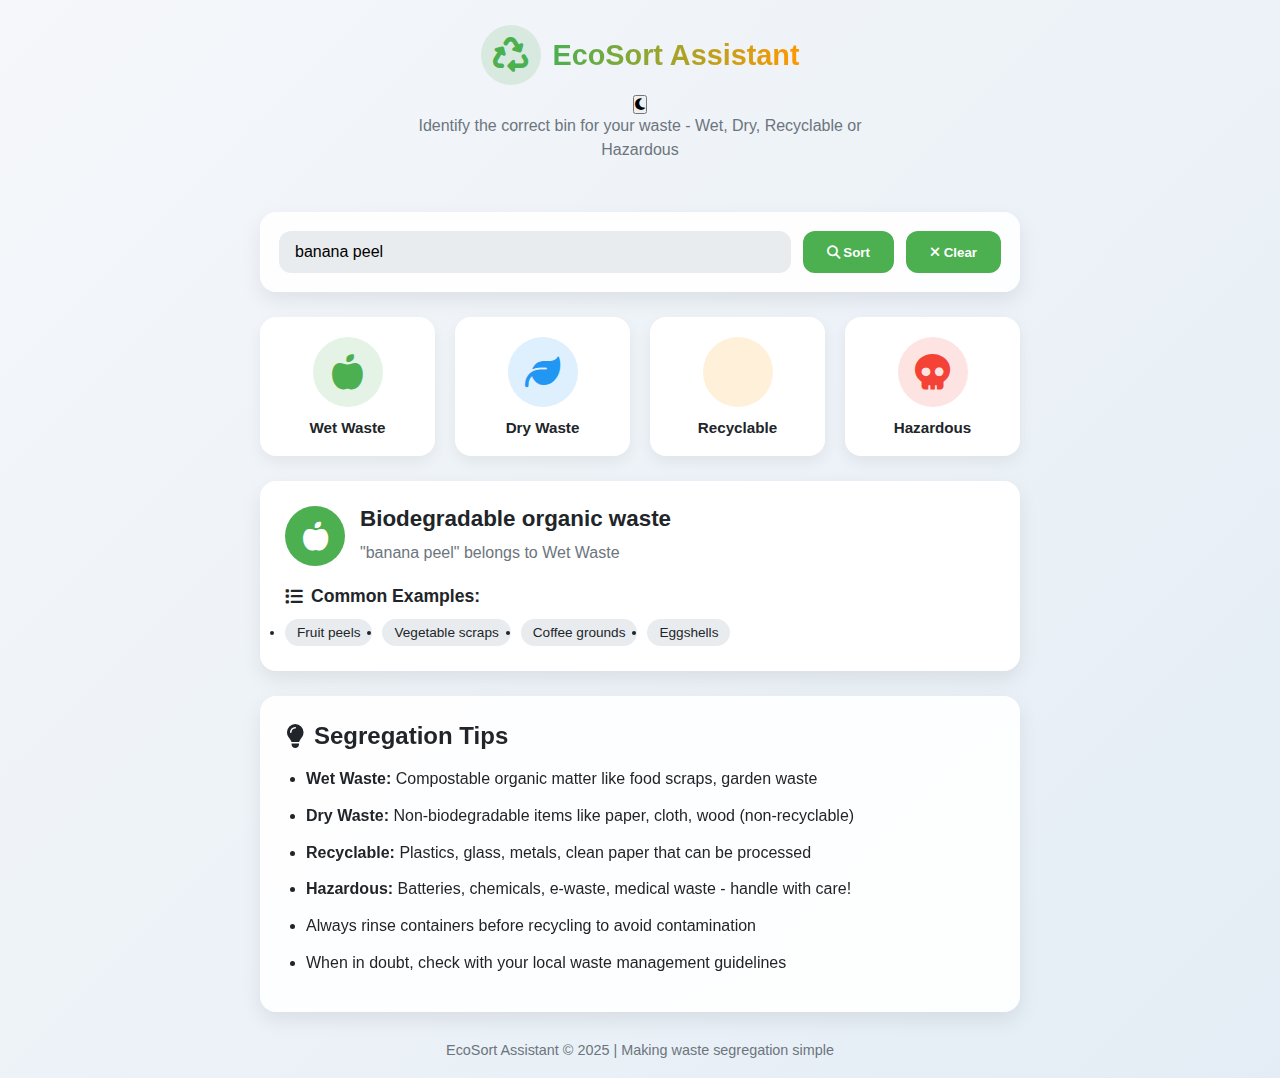
<file: index.html>
<!DOCTYPE html>
<html lang="en">
<head>
    <meta charset="UTF-8">
    <meta name="viewport" content="width=device-width, initial-scale=1.0">
    <title>EcoSort - Waste Segregation Helper</title>
    <link rel="stylesheet" href="https://cdnjs.cloudflare.com/ajax/libs/font-awesome/6.4.0/css/all.min.css">
    <link rel="stylesheet" href="style.css">
</head>
<body>
    <div class="container">
        <header>
            <div class="logo">
                <i class="fas fa-recycle"></i>
                <h1>EcoSort Assistant</h1>
            </div>
            <button id="darkModeToggle"><i class="fas fa-moon"></i></button>
            <p class="subtitle">Identify the correct bin for your waste - Wet, Dry, Recyclable or Hazardous</p>
        </header>

        <div class="search-container">
            <input type="text" id="searchInput" placeholder="Enter an item (e.g. banana peel, plastic bottle, battery)">
            <button id="searchBtn"><i class="fas fa-search"></i> Sort</button>
            <button id="clearBtn"><i class="fas fa-times"></i> Clear</button>
        </div>

        <div class="categories">
            <div class="category wet" data-category="wet">
                <i class="fas fa-apple-alt"></i>
                <h3>Wet Waste</h3>
            </div>
            <div class="category dry" data-category="dry">
                <i class="fas fa-leaf"></i>
                <h3>Dry Waste</h3>
            </div>
            <div class="category recyclable" data-category="recyclable">
                <i class="fas fa-bottle"></i>
                <h3>Recyclable</h3>
            </div>
            <div class="category hazardous" data-category="hazardous">
                <i class="fas fa-skull"></i>
                <h3>Hazardous</h3>
            </div>
        </div>

        <div class="result-container" id="resultContainer">
            <div class="result-header">
                <div class="result-icon" id="resultIcon">
                    <i class="fas fa-apple-alt"></i>
                </div>
                <div class="result-content">
                    <h2 id="resultTitle">Wet Waste</h2>
                    <p id="resultDescription">Biodegradable organic waste that decomposes quickly</p>
                </div>
            </div>
            <div class="examples">
                <h3><i class="fas fa-list"></i> Common Examples:</h3>
                <ul id="examplesList">
                    <li>Banana Peel</li>
                    <li>Vegetable Scraps</li>
                    <li>Tea Bags</li>
                </ul>
            </div>
        </div>

        <div class="tips">
            <h2><i class="fas fa-lightbulb"></i> Segregation Tips</h2>
            <ul>
                <li><strong>Wet Waste:</strong> Compostable organic matter like food scraps, garden waste</li>
                <li><strong>Dry Waste:</strong> Non-biodegradable items like paper, cloth, wood (non-recyclable)</li>
                <li><strong>Recyclable:</strong> Plastics, glass, metals, clean paper that can be processed</li>
                <li><strong>Hazardous:</strong> Batteries, chemicals, e-waste, medical waste - handle with care!</li>
                <li>Always rinse containers before recycling to avoid contamination</li>
                <li>When in doubt, check with your local waste management guidelines</li>
            </ul>
        </div>

        <footer>
            <p>EcoSort Assistant &copy; 2025 | Making waste segregation simple</p>
        </footer>
    </div>

    <script src="script.js"></script>
</body>
</html>
</file>
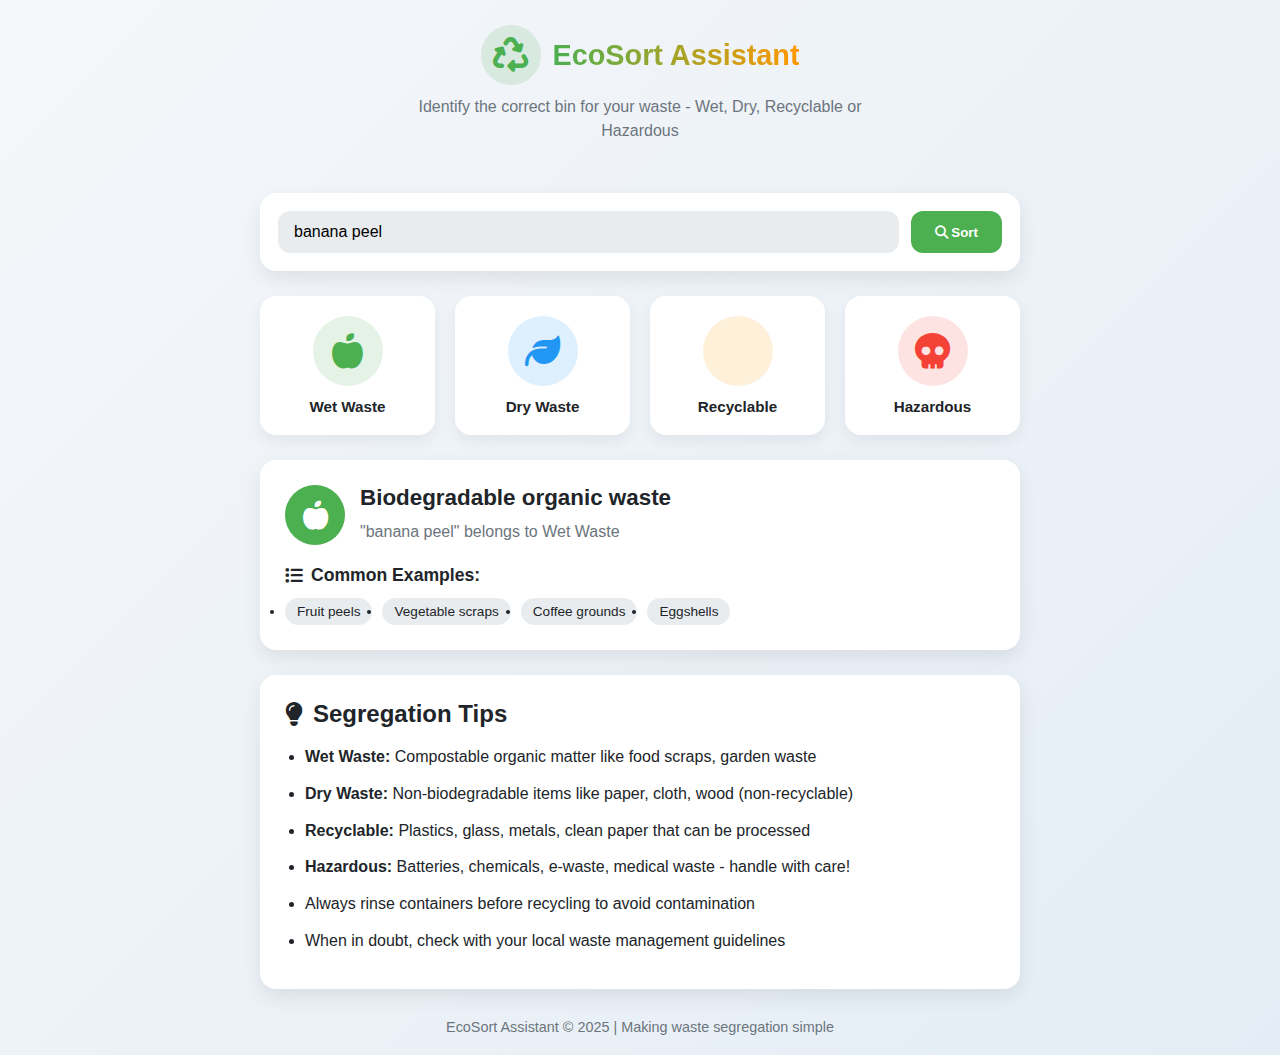
<file: mini-project-for-colg/index.html>
<!DOCTYPE html>
<html lang="en">
<head>
    <meta charset="UTF-8">
    <meta name="viewport" content="width=device-width, initial-scale=1.0">
    <title>EcoSort - Waste Segregation Helper</title>
    <link rel="stylesheet" href="https://cdnjs.cloudflare.com/ajax/libs/font-awesome/6.4.0/css/all.min.css">
    <style>
        * {
            margin: 0;
            padding: 0;
            box-sizing: border-box;
            font-family: 'Segoe UI', Tahoma, Geneva, Verdana, sans-serif;
        }

        :root {
            --wet: #4CAF50;
            --dry: #2196F3;
            --recyclable: #FF9800;
            --hazardous: #F44336;
            --light: #f8f9fa;
            --dark: #212529;
            --gray: #6c757d;
            --light-gray: #e9ecef;
        }

        body {
            background: linear-gradient(135deg, #f5f7fa 0%, #e4edf5 100%);
            color: var(--dark);
            min-height: 100vh;
            padding-bottom: 20px;
        }

        .container {
            max-width: 800px;
            margin: 0 auto;
            padding: 0 20px;
        }

        header {
            text-align: center;
            padding: 25px 0;
            position: relative;
        }

        .logo {
            display: flex;
            align-items: center;
            justify-content: center;
            gap: 12px;
            margin-bottom: 10px;
        }

        .logo i {
            font-size: 2.2rem;
            color: var(--wet);
            background: rgba(76, 175, 80, 0.15);
            width: 60px;
            height: 60px;
            border-radius: 50%;
            display: flex;
            align-items: center;
            justify-content: center;
        }

        .logo h1 {
            font-size: 1.8rem;
            font-weight: 700;
            background: linear-gradient(90deg, var(--wet), var(--recyclable));
            -webkit-background-clip: text;
            background-clip: text;
            color: transparent;
        }

        .subtitle {
            color: var(--gray);
            font-size: 1rem;
            max-width: 500px;
            margin: 0 auto;
            line-height: 1.5;
        }

        .search-container {
            background: white;
            border-radius: 16px;
            padding: 18px;
            box-shadow: 0 8px 20px rgba(0, 0, 0, 0.08);
            margin: 25px 0;
            display: flex;
            gap: 12px;
        }

        .search-container input {
            flex: 1;
            border: none;
            outline: none;
            font-size: 1rem;
            padding: 12px 16px;
            border-radius: 12px;
            background: var(--light-gray);
        }

        .search-container input::placeholder {
            color: var(--gray);
        }

        .search-container button {
            background: var(--wet);
            color: white;
            border: none;
            border-radius: 12px;
            padding: 0 24px;
            font-weight: 600;
            cursor: pointer;
            transition: all 0.3s ease;
        }

        .search-container button:hover {
            background: #3d8b40;
            transform: translateY(-2px);
        }

        .categories {
            display: grid;
            grid-template-columns: repeat(auto-fit, minmax(120px, 1fr));
            gap: 20px;
            margin: 25px 0;
        }

        .category {
            background: white;
            border-radius: 16px;
            padding: 20px 15px;
            text-align: center;
            box-shadow: 0 6px 15px rgba(0, 0, 0, 0.06);
            cursor: pointer;
            transition: all 0.3s ease;
        }

        .category:hover {
            transform: translateY(-5px);
            box-shadow: 0 10px 25px rgba(0, 0, 0, 0.1);
        }

        .category i {
            font-size: 2.2rem;
            margin-bottom: 12px;
            width: 70px;
            height: 70px;
            border-radius: 50%;
            display: flex;
            align-items: center;
            justify-content: center;
            margin: 0 auto 12px;
        }

        .category.wet i {
            background: rgba(76, 175, 80, 0.15);
            color: var(--wet);
        }

        .category.dry i {
            background: rgba(33, 150, 243, 0.15);
            color: var(--dry);
        }

        .category.recyclable i {
            background: rgba(255, 152, 0, 0.15);
            color: var(--recyclable);
        }

        .category.hazardous i {
            background: rgba(244, 67, 54, 0.15);
            color: var(--hazardous);
        }

        .category h3 {
            font-size: 0.95rem;
            font-weight: 600;
        }

        .result-container {
            background: white;
            border-radius: 16px;
            padding: 25px;
            box-shadow: 0 8px 20px rgba(0, 0, 0, 0.08);
            margin-top: 25px;
            display: none;
        }

        .result-header {
            display: flex;
            align-items: center;
            gap: 15px;
            margin-bottom: 20px;
        }

        .result-icon {
            width: 60px;
            height: 60px;
            border-radius: 50%;
            display: flex;
            align-items: center;
            justify-content: center;
            font-size: 1.8rem;
            color: white;
        }

        .wet .result-icon {
            background: var(--wet);
        }

        .dry .result-icon {
            background: var(--dry);
        }

        .recyclable .result-icon {
            background: var(--recyclable);
        }

        .hazardous .result-icon {
            background: var(--hazardous);
        }

        .result-content h2 {
            font-size: 1.4rem;
            margin-bottom: 8px;
        }

        .result-content p {
            color: var(--gray);
            line-height: 1.6;
        }

        .examples {
            margin-top: 20px;
        }

        .examples h3 {
            margin-bottom: 12px;
            font-size: 1.1rem;
            display: flex;
            align-items: center;
            gap: 8px;
        }

        .examples ul {
            display: flex;
            flex-wrap: wrap;
            gap: 10px;
        }

        .examples li {
            background: var(--light-gray);
            padding: 6px 12px;
            border-radius: 20px;
            font-size: 0.85rem;
        }

        .tips {
            background: white;
            border-radius: 16px;
            padding: 25px;
            box-shadow: 0 8px 20px rgba(0, 0, 0, 0.08);
            margin-top: 25px;
        }

        .tips h2 {
            margin-bottom: 15px;
            display: flex;
            align-items: center;
            gap: 10px;
        }

        .tips ul {
            padding-left: 20px;
            line-height: 1.8;
        }

        .tips li {
            margin-bottom: 8px;
        }

        footer {
            text-align: center;
            margin-top: 30px;
            color: var(--gray);
            font-size: 0.9rem;
        }

        /* Responsive adjustments */
        @media (max-width: 600px) {
            .logo h1 {
                font-size: 1.5rem;
            }
            
            .search-container {
                flex-direction: column;
            }
            
            .search-container button {
                padding: 12px;
            }
            
            .categories {
                grid-template-columns: repeat(2, 1fr);
            }
        }

        @media (max-width: 400px) {
            .categories {
                grid-template-columns: 1fr;
            }
            
            .logo {
                flex-direction: column;
            }
        }
    </style>
</head>
<body>
    <div class="container">
        <header>
            <div class="logo">
                <i class="fas fa-recycle"></i>
                <h1>EcoSort Assistant</h1>
            </div>
            <p class="subtitle">Identify the correct bin for your waste - Wet, Dry, Recyclable or Hazardous</p>
        </header>

        <div class="search-container">
            <input type="text" id="searchInput" placeholder="Enter an item (e.g. banana peel, plastic bottle, battery)">
            <button id="searchBtn"><i class="fas fa-search"></i> Sort</button>
        </div>

        <div class="categories">
            <div class="category wet" data-category="wet">
                <i class="fas fa-apple-alt"></i>
                <h3>Wet Waste</h3>
            </div>
            <div class="category dry" data-category="dry">
                <i class="fas fa-leaf"></i>
                <h3>Dry Waste</h3>
            </div>
            <div class="category recyclable" data-category="recyclable">
                <i class="fas fa-bottle"></i>
                <h3>Recyclable</h3>
            </div>
            <div class="category hazardous" data-category="hazardous">
                <i class="fas fa-skull"></i>
                <h3>Hazardous</h3>
            </div>
        </div>

        <div class="result-container" id="resultContainer">
            <div class="result-header">
                <div class="result-icon" id="resultIcon">
                    <i class="fas fa-apple-alt"></i>
                </div>
                <div class="result-content">
                    <h2 id="resultTitle">Wet Waste</h2>
                    <p id="resultDescription">Biodegradable organic waste that decomposes quickly</p>
                </div>
            </div>
            <div class="examples">
                <h3><i class="fas fa-list"></i> Common Examples:</h3>
                <ul id="examplesList">
                    <li>Banana Peel</li>
                    <li>Vegetable Scraps</li>
                    <li>Tea Bags</li>
                </ul>
            </div>
        </div>

        <div class="tips">
            <h2><i class="fas fa-lightbulb"></i> Segregation Tips</h2>
            <ul>
                <li><strong>Wet Waste:</strong> Compostable organic matter like food scraps, garden waste</li>
                <li><strong>Dry Waste:</strong> Non-biodegradable items like paper, cloth, wood (non-recyclable)</li>
                <li><strong>Recyclable:</strong> Plastics, glass, metals, clean paper that can be processed</li>
                <li><strong>Hazardous:</strong> Batteries, chemicals, e-waste, medical waste - handle with care!</li>
                <li>Always rinse containers before recycling to avoid contamination</li>
                <li>When in doubt, check with your local waste management guidelines</li>
            </ul>
        </div>

        <footer>
            <p>EcoSort Assistant &copy; 2025 | Making waste segregation simple</p>
        </footer>
    </div>

    <script>
        // Waste database
        const wasteDatabase = {
            // Wet waste
            "banana peel": { category: "wet", description: "Biodegradable organic waste", examples: ["Fruit peels", "Vegetable scraps", "Coffee grounds", "Eggshells"] },
            "apple core": { category: "wet", description: "Biodegradable organic waste", examples: ["Food scraps", "Bread", "Leftovers", "Tea leaves"] },
            "vegetable scraps": { category: "wet", description: "Biodegradable organic waste", examples: ["Fruit peels", "Coffee grounds", "Flowers", "Plant trimmings"] },
            "tea bag": { category: "wet", description: "Biodegradable organic waste", examples: ["Coffee grounds", "Food scraps", "Eggshells", "Bread"] },
            "coffee grounds": { category: "wet", description: "Biodegradable organic waste", examples: ["Tea leaves", "Fruit peels", "Vegetable scraps", "Flowers"] },
            
            // Dry waste
            "wood": { category: "dry", description: "Non-biodegradable but non-recyclable", examples: ["Cotton cloth", "Sawdust", "Coconut shells", "Diapers"] },
            "cotton cloth": { category: "dry", description: "Non-biodegradable but non-recyclable", examples: ["Wood", "Sawdust", "Diapers", "Sanitary napkins"] },
            "sawdust": { category: "dry", description: "Non-biodegradable but non-recyclable", examples: ["Wood", "Cotton cloth", "Coconut shells", "Diapers"] },
            "diaper": { category: "dry", description: "Non-biodegradable but non-recyclable", examples: ["Sanitary napkins", "Cotton cloth", "Sawdust", "Wood"] },
            
            // Recyclable
            "plastic bottle": { category: "recyclable", description: "Can be processed and reused", examples: ["Glass bottles", "Aluminum cans", "Cardboard", "Paper"] },
            "glass bottle": { category: "recyclable", description: "Can be processed and reused", examples: ["Plastic bottles", "Aluminum cans", "Cardboard", "Metal containers"] },
            "aluminum can": { category: "recyclable", description: "Can be processed and reused", examples: ["Plastic bottles", "Glass bottles", "Cardboard", "Tin cans"] },
            "newspaper": { category: "recyclable", description: "Can be processed and reused", examples: ["Magazines", "Cardboard", "Office paper", "Paper bags"] },
            "cardboard": { category: "recyclable", description: "Can be processed and reused", examples: ["Paper", "Newspaper", "Magazines", "Boxes"] },
            
            // Hazardous
            "battery": { category: "hazardous", description: "Contains toxic chemicals requiring special disposal", examples: ["E-waste", "Paint", "Chemicals", "Medical waste"] },
            "paint": { category: "hazardous", description: "Contains toxic chemicals requiring special disposal", examples: ["Batteries", "E-waste", "Chemicals", "Pesticides"] },
            "chemical": { category: "hazardous", description: "Contains toxic chemicals requiring special disposal", examples: ["Batteries", "Paint", "Pesticides", "Medical waste"] },
            "e-waste": { category: "hazardous", description: "Electronic waste with toxic components", examples: ["Batteries", "Old phones", "Computers", "Medical devices"] },
            "medicine": { category: "hazardous", description: "Pharmaceutical waste requiring special disposal", examples: ["Chemicals", "Medical waste", "Batteries", "E-waste"] }
        };

        // DOM elements
        const searchInput = document.getElementById('searchInput');
        const searchBtn = document.getElementById('searchBtn');
        const resultContainer = document.getElementById('resultContainer');
        const resultTitle = document.getElementById('resultTitle');
        const resultDescription = document.getElementById('resultDescription');
        const resultIcon = document.getElementById('resultIcon');
        const examplesList = document.getElementById('examplesList');
        const categories = document.querySelectorAll('.category');

        // Handle search button click
        searchBtn.addEventListener('click', performSearch);
        
        // Handle Enter key in search input
        searchInput.addEventListener('keypress', (e) => {
            if (e.key === 'Enter') {
                performSearch();
            }
        });

        // Handle category clicks
        categories.forEach(category => {
            category.addEventListener('click', () => {
                const categoryType = category.dataset.category;
                showCategoryInfo(categoryType);
            });
        });

        function performSearch() {
            const query = searchInput.value.trim().toLowerCase();
            
            if (!query) {
                alert('Please enter a waste item to sort');
                return;
            }
            
            // Find match in database
            let found = false;
            for (const item in wasteDatabase) {
                if (item.includes(query) || query.includes(item)) {
                    displayResult(wasteDatabase[item], query);
                    found = true;
                    break;
                }
            }
            
            if (!found) {
                // Show generic result if not found
                displayResult({
                    category: "unknown",
                    description: "We couldn't identify this item in our database",
                    examples: ["Please check local guidelines", "When in doubt, treat as dry waste", "Contact your waste management service"]
                }, query);
            }
            
            // Scroll to results
            resultContainer.scrollIntoView({ behavior: 'smooth' });
        }

        function displayResult(data, query) {
            resultContainer.style.display = 'block';
            resultContainer.className = `result-container ${data.category}`;
            
            // Set category title with query
            if (data.category === "unknown") {
                resultTitle.textContent = "Not Found";
                resultDescription.textContent = data.description;
            } else {
                resultTitle.textContent = `${data.description}`;
                resultDescription.textContent = `"${query}" belongs to ${data.category.charAt(0).toUpperCase() + data.category.slice(1)} Waste`;
            }
            
            // Set icon based on category
            let iconClass = "fa-question";
            if (data.category === "wet") iconClass = "fa-apple-alt";
            else if (data.category === "dry") iconClass = "fa-leaf";
            else if (data.category === "recyclable") iconClass = "fa-bottle";
            else if (data.category === "hazardous") iconClass = "fa-skull";
            
            resultIcon.innerHTML = `<i class="fas ${iconClass}"></i>`;
            
            // Populate examples
            examplesList.innerHTML = '';
            data.examples.forEach(example => {
                const li = document.createElement('li');
                li.textContent = example;
                examplesList.appendChild(li);
            });
        }

        function showCategoryInfo(category) {
            const categoryData = {
                wet: {
                    title: "Wet Waste",
                    description: "Biodegradable organic waste that decomposes quickly",
                    examples: ["Food scraps", "Fruit peels", "Vegetable waste", "Garden waste", "Coffee grounds"]
                },
                dry: {
                    title: "Dry Waste",
                    description: "Non-biodegradable items that are not recyclable",
                    examples: ["Wood", "Cotton cloth", "Sawdust", "Diapers", "Sanitary products"]
                },
                recyclable: {
                    title: "Recyclable Waste",
                    description: "Items that can be processed and reused",
                    examples: ["Plastic bottles", "Glass containers", "Aluminum cans", "Paper", "Cardboard"]
                },
                hazardous: {
                    title: "Hazardous Waste",
                    description: "Items containing toxic substances requiring special handling",
                    examples: ["Batteries", "Paint", "Chemicals", "E-waste", "Medical waste"]
                }
            };
            
            const data = categoryData[category];
            displayResult(data, category);
            
            // Scroll to results
            resultContainer.scrollIntoView({ behavior: 'smooth' });
        }

        // Initialize with a default example
        window.addEventListener('load', () => {
            searchInput.value = "banana peel";
            performSearch();
        });
    </script>
</body>
</html>
</file>
<file: style.css>
* {
    margin: 0;
    padding: 0;
    box-sizing: border-box;
    font-family: 'Segoe UI', Tahoma, Geneva, Verdana, sans-serif;
}

:root {
    --wet: #4CAF50;
    --dry: #2196F3;
    --recyclable: #FF9800;
    --hazardous: #F44336;
    --light: #f8f9fa;
    --dark: #212529;
    --gray: #6c757d;
    --light-gray: #e9ecef;
}

body {
    background: linear-gradient(135deg, #f5f7fa 0%, #e4edf5 100%);
    color: var(--dark);
    min-height: 100vh;
    padding-bottom: 20px;
}

.container {
    max-width: 800px;
    margin: 0 auto;
    padding: 0 20px;
}

header {
    text-align: center;
    padding: 25px 0;
    position: relative;
    display: flex;
    flex-direction: column;
    align-items: center;
}

.logo {
    display: flex;
    align-items: center;
    justify-content: center;
    gap: 12px;
    margin-bottom: 10px;
}

.logo i {
    font-size: 2.2rem;
    color: var(--wet);
    background: rgba(76, 175, 80, 0.15);
    width: 60px;
    height: 60px;
    border-radius: 50%;
    display: flex;
    align-items: center;
    justify-content: center;
}

.logo h1 {
    font-size: 1.8rem;
    font-weight: 700;
    background: linear-gradient(90deg, var(--wet), var(--recyclable));
    -webkit-background-clip: text;
    background-clip: text;
    color: transparent;
}

.subtitle {
    color: var(--gray);
    font-size: 1rem;
    max-width: 500px;
    margin: 0 auto;
    line-height: 1.5;
}

.search-container {
    background: white;
    border-radius: 16px;
    padding: 18px;
    box-shadow: 0 8px 20px rgba(0, 0, 0, 0.08);
    margin: 25px 0;
    display: flex;
    gap: 12px;
}

.search-container input {
    flex: 1;
    border: none;
    outline: none;
    font-size: 1rem;
    padding: 12px 16px;
    border-radius: 12px;
    background: var(--light-gray);
}

.search-container input::placeholder {
    color: var(--gray);
}

.search-container button {
    background: var(--wet);
    color: white;
    border: none;
    border-radius: 12px;
    padding: 0 24px;
    font-weight: 600;
    cursor: pointer;
    transition: all 0.3s ease;
}

.search-container button:hover {
    background: #3d8b40;
    transform: translateY(-2px);
}

.categories {
    display: grid;
    grid-template-columns: repeat(auto-fit, minmax(120px, 1fr));
    gap: 20px;
    margin: 25px 0;
}

.category {
    background: white;
    border-radius: 16px;
    padding: 20px 15px;
    text-align: center;
    box-shadow: 0 6px 15px rgba(0, 0, 0, 0.06);
    cursor: pointer;
    transition: all 0.3s ease;
}

.category:hover {
    transform: translateY(-5px);
    box-shadow: 0 10px 25px rgba(0, 0, 0, 0.1);
}

.category i {
    font-size: 2.2rem;
    margin-bottom: 12px;
    width: 70px;
    height: 70px;
    border-radius: 50%;
    display: flex;
    align-items: center;
    justify-content: center;
    margin: 0 auto 12px;
}

.category.wet i {
    background: rgba(76, 175, 80, 0.15);
    color: var(--wet);
}

.category.dry i {
    background: rgba(33, 150, 243, 0.15);
    color: var(--dry);
}

.category.recyclable i {
    background: rgba(255, 152, 0, 0.15);
    color: var(--recyclable);
}

.category.hazardous i {
    background: rgba(244, 67, 54, 0.15);
    color: var(--hazardous);
}

.category h3 {
    font-size: 0.95rem;
    font-weight: 600;
}

.result-container {
    background: white;
    border-radius: 16px;
    padding: 25px;
    box-shadow: 0 8px 20px rgba(0, 0, 0, 0.08);
    margin-top: 25px;
    display: none;
}

.result-header {
    display: flex;
    align-items: center;
    gap: 15px;
    margin-bottom: 20px;
}

.result-icon {
    width: 60px;
    height: 60px;
    border-radius: 50%;
    display: flex;
    align-items: center;
    justify-content: center;
    font-size: 1.8rem;
    color: white;
}

.wet .result-icon {
    background: var(--wet);
}

.dry .result-icon {
    background: var(--dry);
}

.recyclable .result-icon {
    background: var(--recyclable);
}

.hazardous .result-icon {
    background: var(--hazardous);
}

.result-content h2 {
    font-size: 1.4rem;
    margin-bottom: 8px;
}

.result-content p {
    color: var(--gray);
    line-height: 1.6;
}

.examples {
    margin-top: 20px;
}

.examples h3 {
    margin-bottom: 12px;
    font-size: 1.1rem;
    display: flex;
    align-items: center;
    gap: 8px;
}

.examples ul {
    display: flex;
    flex-wrap: wrap;
    gap: 10px;
}

.examples li {
    background: var(--light-gray);
    padding: 6px 12px;
    border-radius: 20px;
    font-size: 0.85rem;
}

.tips {
    background: white;
    border-radius: 16px;
    padding: 25px;
    box-shadow: 0 8px 20px rgba(0, 0, 0, 0.08);
    margin-top: 25px;
}

.tips h2 {
    margin-bottom: 15px;
    display: flex;
    align-items: center;
    gap: 10px;
}

.tips ul {
    padding-left: 20px;
    line-height: 1.8;
}

.tips li {
    margin-bottom: 8px;
}

footer {
    text-align: center;
    margin-top: 30px;
    color: var(--gray);
    font-size: 0.9rem;
}

/* New Features Styles */
.new-features {
    background: white;
    border-radius: 16px;
    padding: 25px;
    box-shadow: 0 8px 20px rgba(0, 0, 0, 0.08);
    margin-top: 25px;
}

.feature-tabs {
    display: flex;
    gap: 10px;
    margin-bottom: 20px;
    border-bottom: 1px solid var(--light-gray);
    padding-bottom: 10px;
}

.tab-btn {
    background: var(--light-gray);
    border: none;
    padding: 10px 20px;
    border-radius: 20px;
    cursor: pointer;
    transition: all 0.3s ease;
    font-weight: 600;
}

.tab-btn.active {
    background: var(--wet);
    color: white;
}

.tab-btn:hover {
    transform: translateY(-2px);
}

.tab-content {
    animation: fadeIn 0.5s ease-in;
}

@keyframes fadeIn {
    from { opacity: 0; transform: translateY(20px); }
    to { opacity: 1; transform: translateY(0); }
}

.stats-grid {
    display: grid;
    grid-template-columns: repeat(auto-fit, minmax(120px, 1fr));
    gap: 15px;
}

.stat-item {
    text-align: center;
    padding: 15px;
    background: var(--light-gray);
    border-radius: 12px;
}

.stat-item h4 {
    margin-bottom: 8px;
    font-size: 0.9rem;
    color: var(--gray);
}

.stat-item span {
    font-size: 1.5rem;
    font-weight: bold;
    color: var(--dark);
}

#historyList {
    list-style: none;
    padding: 0;
}

#historyList li {
    padding: 10px 15px;
    background: var(--light-gray);
    margin-bottom: 8px;
    border-radius: 8px;
    cursor: pointer;
    transition: all 0.3s ease;
}

#historyList li:hover {
    background: var(--wet);
    color: white;
}

#clearHistoryBtn {
    background: var(--hazardous);
    color: white;
    border: none;
    padding: 10px 20px;
    border-radius: 8px;
    cursor: pointer;
    margin-top: 10px;
}

.quiz-option {
    display: block;
    width: 100%;
    padding: 12px;
    margin: 8px 0;
    background: var(--light-gray);
    border: none;
    border-radius: 8px;
    cursor: pointer;
    transition: all 0.3s ease;
}

.quiz-option:hover {
    background: var(--wet);
    color: white;
}

.quiz-option.correct {
    background: var(--wet);
    color: white;
}

.quiz-option.wrong {
    background: var(--hazardous);
    color: white;
}

#nextQuestionBtn {
    background: var(--wet);
    color: white;
    border: none;
    padding: 12px 24px;
    border-radius: 8px;
    cursor: pointer;
    margin-top: 15px;
}

#quizResult {
    text-align: center;
    font-size: 1.2rem;
    font-weight: bold;
    margin-top: 20px;
}

/* Enhanced animations */
.result-container {
    animation: slideIn 0.5s ease-out;
}

@keyframes slideIn {
    from {
        opacity: 0;
        transform: translateY(-20px);
    }
    to {
        opacity: 1;
        transform: translateY(0);
    }
}

.category:hover {
    animation: bounce 0.6s ease;
}

@keyframes bounce {
    0%, 20%, 50%, 80%, 100% {
        transform: translateY(0);
    }
    40% {
        transform: translateY(-10px);
    }
    60% {
        transform: translateY(-5px);
    }
}

/* Glassmorphism effect */
.search-container, .tips, .new-features {
    backdrop-filter: blur(10px);
    background: rgba(255, 255, 255, 0.9);
    border: 1px solid rgba(255, 255, 255, 0.2);
}

/* Dark mode enhancements */
body.dark-mode {
    background: linear-gradient(135deg, #1a1a1a 0%, #2d2d2d 100%);
    color: #e0e0e0;
}

body.dark-mode .search-container,
body.dark-mode .tips,
body.dark-mode .new-features,
body.dark-mode .result-container {
    background: rgba(45, 45, 45, 0.9);
    color: #e0e0e0;
    border: 1px solid rgba(255, 255, 255, 0.1);
}

body.dark-mode .tab-btn {
    background: #404040;
    color: #e0e0e0;
}

body.dark-mode .stat-item,
body.dark-mode .quiz-option,
body.dark-mode #historyList li {
    background: #404040;
    color: #e0e0e0;
}

/* Responsive adjustments */
@media (max-width: 600px) {
    .logo h1 {
        font-size: 1.5rem;
    }

    .search-container {
        flex-direction: column;
    }

    .search-container button {
        padding: 12px;
    }

    .categories {
        grid-template-columns: repeat(2, 1fr);
    }
}

@media (max-width: 400px) {
    .categories {
        grid-template-columns: 1fr;
    }

    .logo {
        flex-direction: column;
    }
}
</file>
